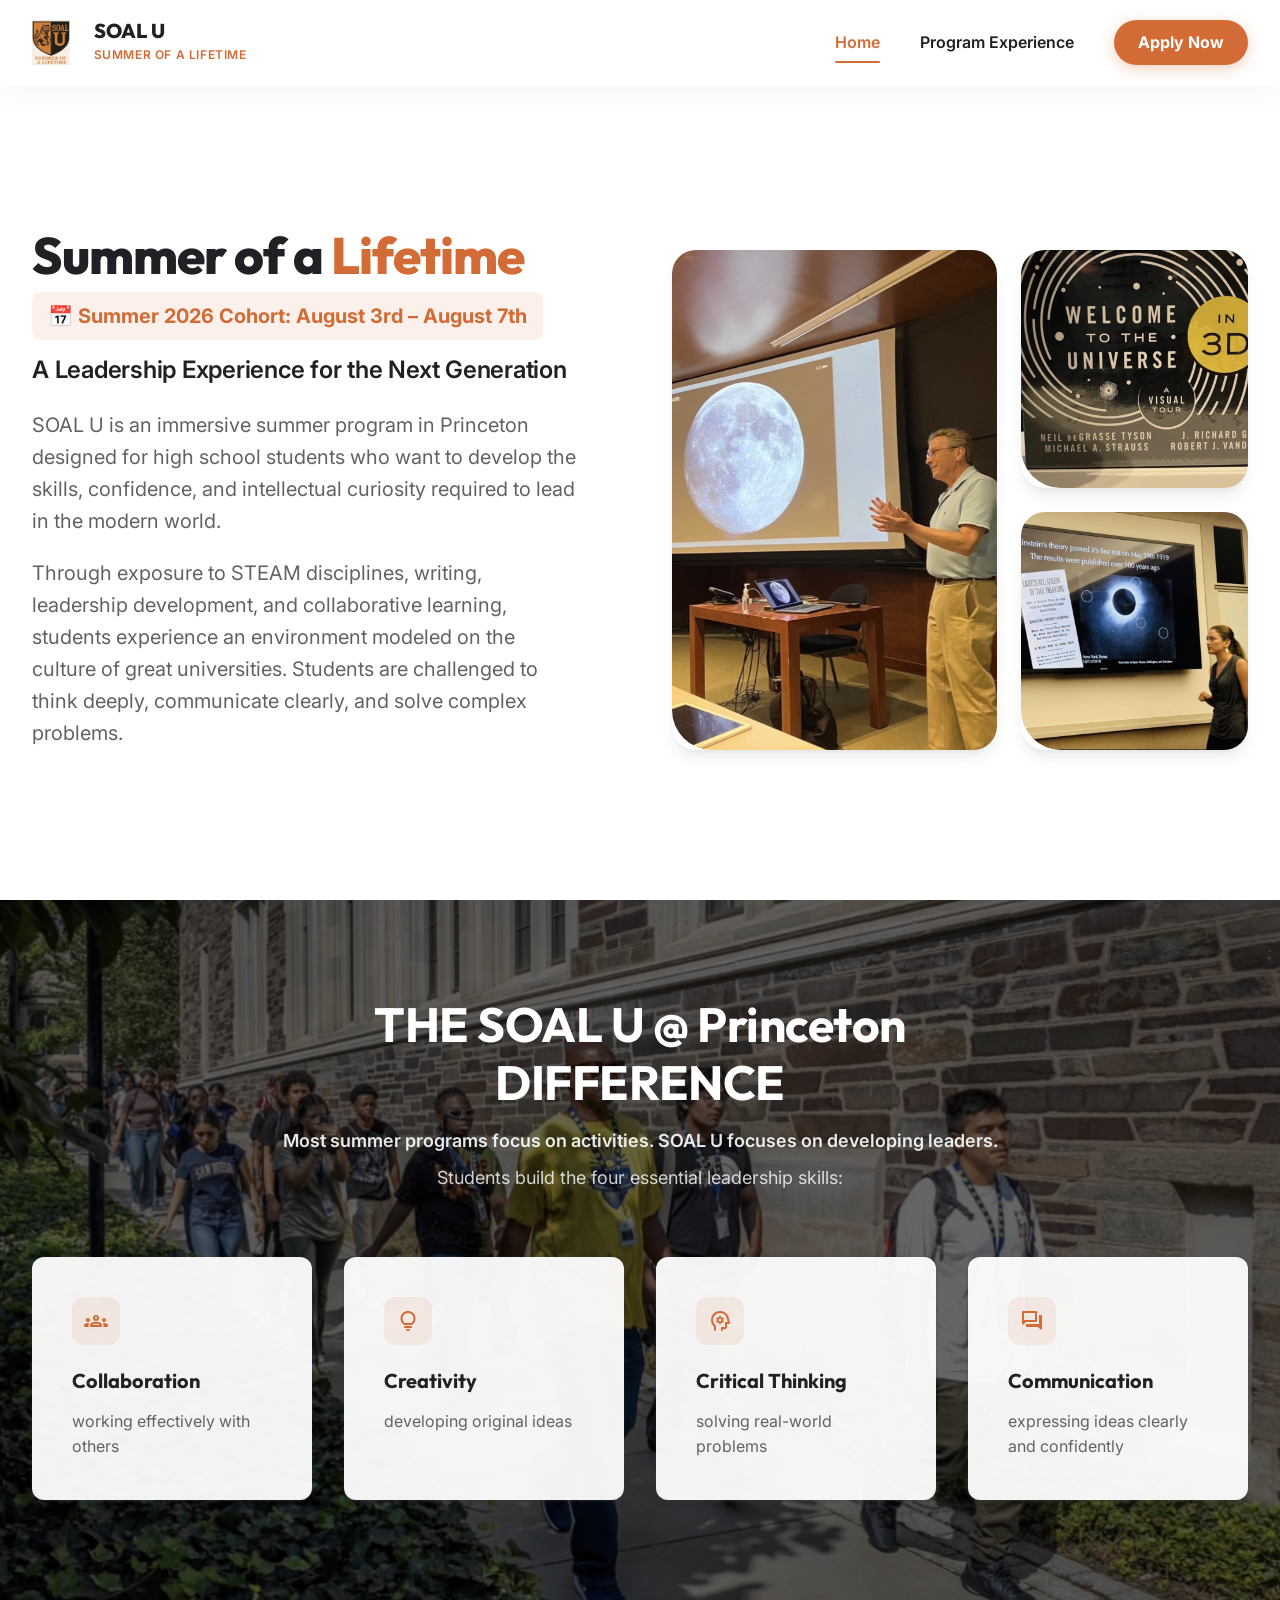
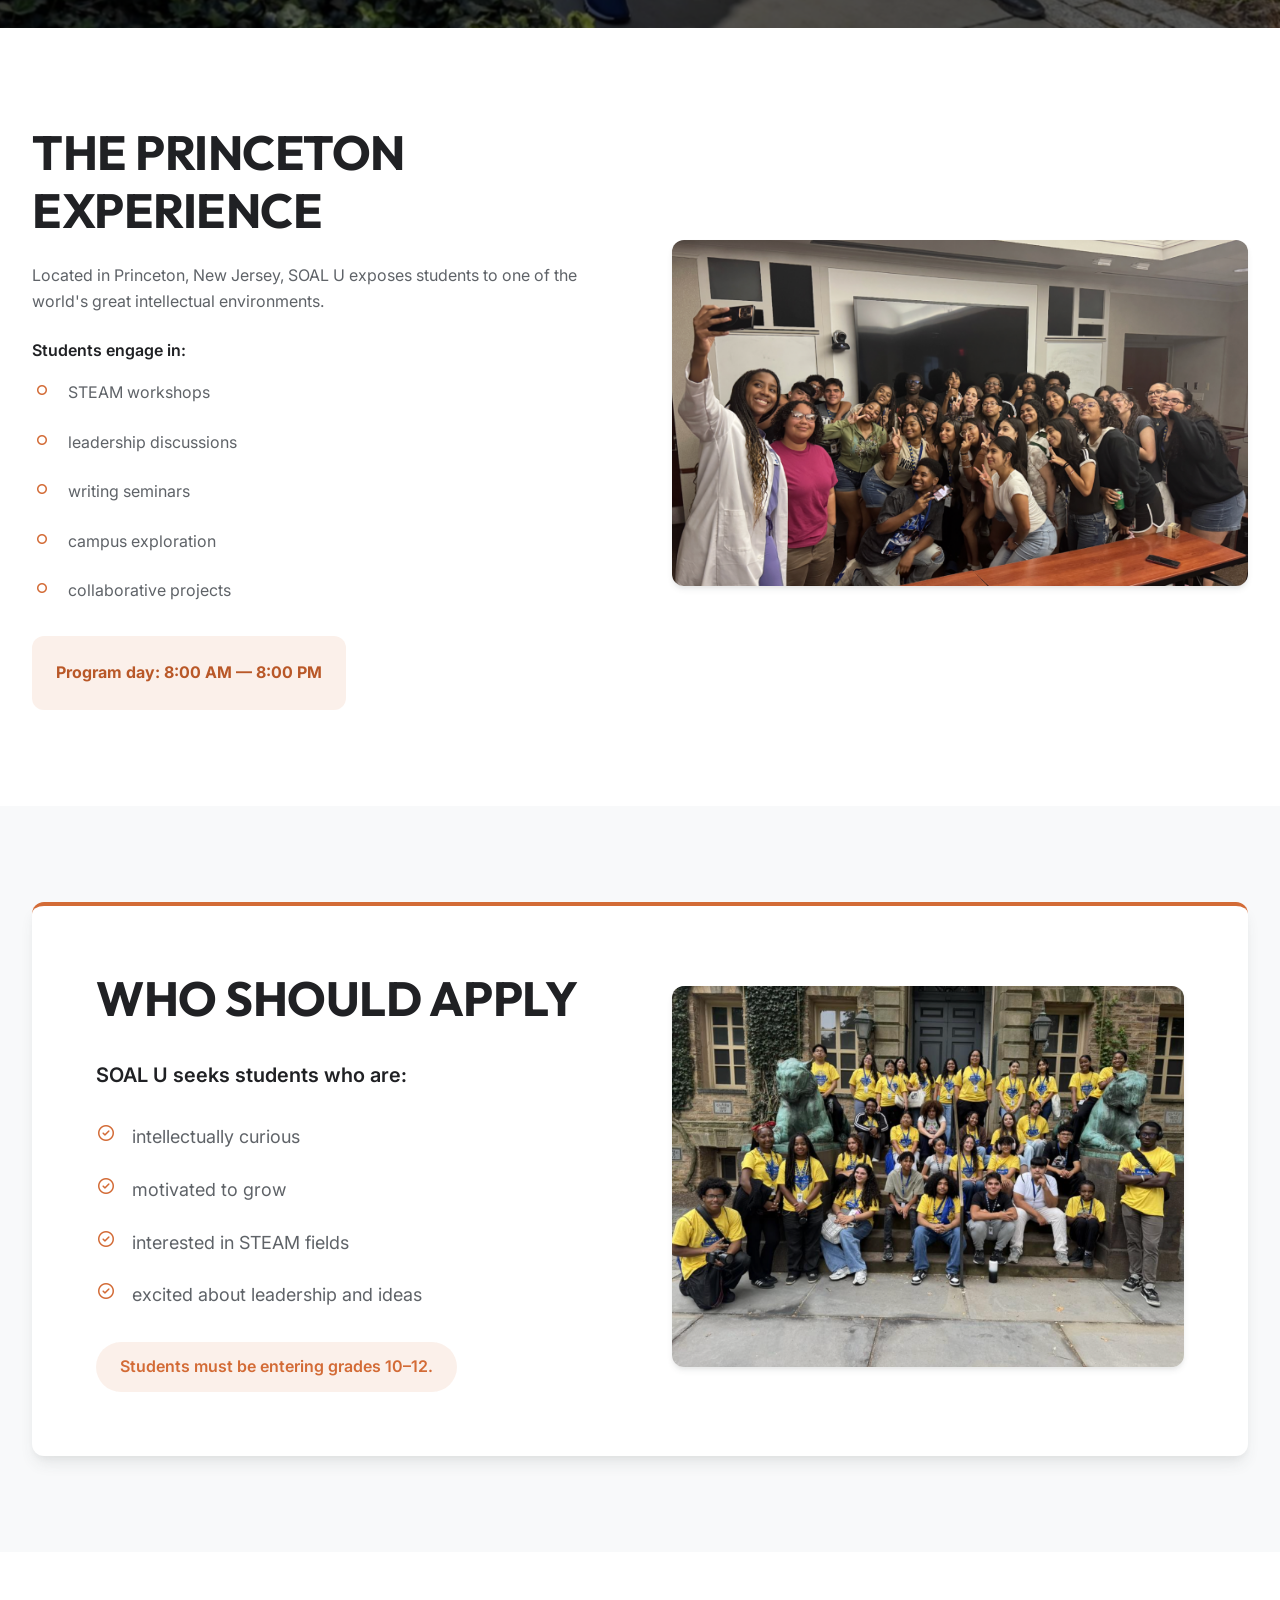
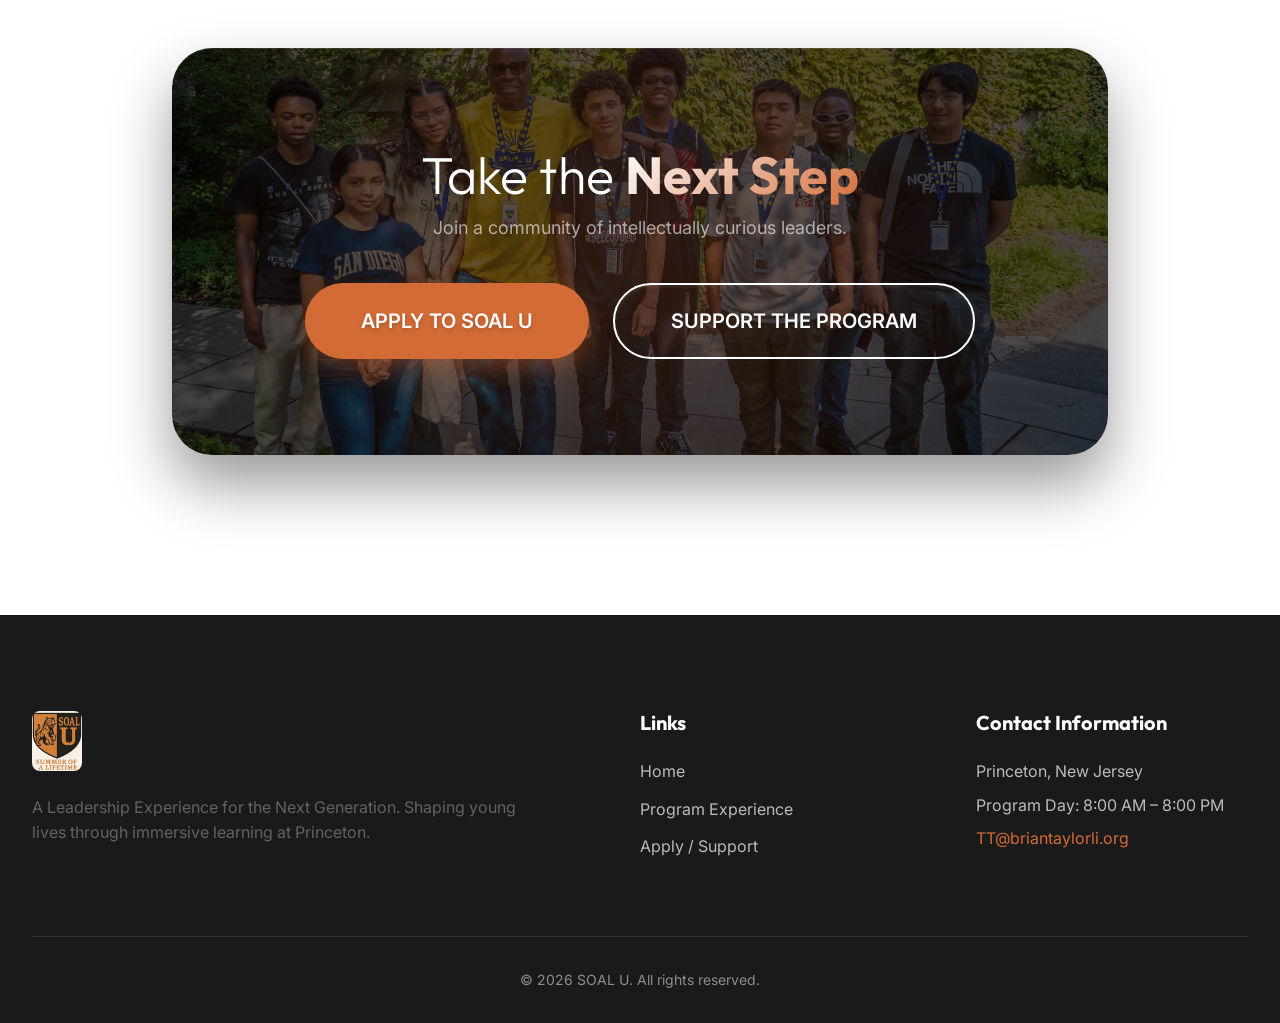
<file: index.html>
<!DOCTYPE html>
<meta name="viewport" content="width=device-width, initial-scale=1.0">
<html lang="en">
<head>
    <meta charset="UTF-8">
    <meta name="viewport" content="width=device-width, initial-scale=1.0">
    <title>SOAL U | Home</title>
    <meta name="description" content="A Leadership Experience for the Next Generation. SOAL U summer program in Princeton.">
    <link rel="icon" type="image/png" href="images/logo.png">
    <!-- Google Fonts: Inter & Outfit -->
    <link rel="preconnect" href="https://fonts.googleapis.com">
    <link rel="preconnect" href="https://fonts.gstatic.com" crossorigin>
    <link href="https://fonts.googleapis.com/css2?family=Inter:wght@300;400;500;600;700&family=Outfit:wght@500;700;800&display=swap" rel="stylesheet">
    <!-- Material Symbols -->
    <link rel="stylesheet" href="https://fonts.googleapis.com/css2?family=Material+Symbols+Rounded:opsz,wght,FILL,GRAD@24,400,0,0" />
    <link rel="stylesheet" href="css/styles.css">
</head>
<body>

    <!-- Navbar -->
    <nav class="navbar">
        <div class="container nav-container">
            <a href="index.html" class="nav-logo" style="text-decoration: none;">
                <img src="images/logo.png" alt="SOAL U Logo">
                <div style="display: flex; flex-direction: column; align-items: flex-start; margin-left: 0.5rem;">
                    <span style="font-size: 1.25rem; font-weight: 800; line-height: 1; color: var(--text-dark);">SOAL U</span>
                    <span style="font-size: 0.75rem; font-weight: 600; font-family: 'Inter', sans-serif; letter-spacing: 0.05em; color: var(--primary); text-transform: uppercase; margin-top: 0.2rem;">Summer of a Lifetime</span>
                </div>
            </a>
            <div class="nav-links">
                <a href="index.html" class="active">Home</a>
                <a href="program-experience.html">Program Experience</a>
                <a href="apply-support.html" class="nav-cta">Apply Now</a>
            </div>
            <button class="mobile-menu-btn">
                <span class="material-symbols-rounded">menu</span>
            </button>
        </div>
    </nav>

    <!-- Hero Section -->
    <section class="hero">
        <div class="container">
            <div class="grid-2" style="align-items: center; gap: 4rem;">
                <div class="hero-content">
                <h1 class="title-xl" style="font-size: clamp(2.5rem, 4vw, 3.5rem); margin-bottom: 0.5rem; line-height: 1.1;">
  <h1 class="title-xl" style="font-size: clamp(2.5rem, 4vw, 3.5rem); margin-bottom: 0.5rem; line-height: 1.1;">
  Summer of a <span style="color: var(--primary)">Lifetime</span>
</h1>

<p style="display: inline-block; background: rgba(211,107,54,0.1); padding: 0.5rem 1rem; border-radius: 8px; font-weight: 700; color: var(--primary); margin-bottom: 1rem;">
  📅 Summer 2026 Cohort: August 3rd – August 7th
</p>
                    <h2 style="font-weight: 600; font-family: 'Inter', sans-serif; font-size: 1.5rem; margin-bottom: 1.5rem; color: var(--text-dark); letter-spacing: -0.01em;">
                        A Leadership Experience for the Next Generation
                    </h2>
                    <div style="font-size: 1.125rem; color: var(--text-light); line-height: 1.6; max-width: 550px;">
                        <p style="margin-bottom: 1.25rem;">SOAL U is an immersive summer program in Princeton designed for high school students who want to develop the skills, confidence, and intellectual curiosity required to lead in the modern world.</p>
                        <p style="margin-bottom: 2rem;">Through exposure to STEAM disciplines, writing, leadership development, and collaborative learning, students experience an environment modeled on the culture of great universities. Students are challenged to think deeply, communicate clearly, and solve complex problems.</p>
                    </div>
                </div>
                
                <div class="hero-image-wrapper" style="width: 100%;">
                    <div class="hero-collage">
                        <div class="hero-img-main"><img src="images/hero-1.png" alt="Hero main"></div>
                        <div class="hero-img-sec"><img src="images/hero-2.png" alt="Hero secondary top"></div>
                        <div class="hero-img-sec"><img src="images/hero-3.png" alt="Hero secondary bottom"></div>
                    </div>
                </div>
            </div>
        </div>
    </section>

    <!-- The Princeton Difference -->
    <section class="section" style="position: relative; overflow: hidden; color: var(--white);">
        <!-- Background Image Map -->
        <div style="position: absolute; top:0; left:0; width: 100%; height: 100%; z-index: 1;">
            <div style="position: absolute; top:0; left:0; width:100%; height:100%; background: rgba(0,0,0,0.6); z-index: 2;"></div>
            <img src="images/princeton-difference.png" alt="The Princeton Difference Background" style="width: 100%; height: 100%; object-fit: cover; z-index: 1;">
        </div>

        <div class="container" style="position: relative; z-index: 5;">
            <div style="text-align: center; max-width: 800px; margin: 0 auto 4rem;">
                <h2 class="title-lg" style="margin-bottom: 1rem; color: var(--white);">THE SOAL U @ Princeton DIFFERENCE</h2>
                <p class="subtitle" style="margin-bottom: 0.5rem; font-weight: 600; color: rgba(255,255,255,0.9);">Most summer programs focus on activities. SOAL U focuses on developing leaders.</p>
                <p class="subtitle" style="color: rgba(255,255,255,0.8);">Students build the four essential leadership skills:</p>
            </div>

            <div class="grid-4" style="margin-bottom: 2rem;">
                <!-- Skill 1 -->
                <div class="feature-card" style="background: rgba(255,255,255,0.95); color: var(--text-dark);">
                    <div class="feature-icon">
                        <span class="material-symbols-rounded">groups</span>
                    </div>
                    <h3 style="color: var(--text-dark);">Collaboration</h3>
                    <p class="text-body" style="color: var(--text-light);">working effectively with others</p>
                </div>
                <!-- Skill 2 -->
                <div class="feature-card" style="background: rgba(255,255,255,0.95); color: var(--text-dark);">
                    <div class="feature-icon">
                        <span class="material-symbols-rounded">lightbulb</span>
                    </div>
                    <h3 style="color: var(--text-dark);">Creativity</h3>
                    <p class="text-body" style="color: var(--text-light);">developing original ideas</p>
                </div>
                <!-- Skill 3 -->
                <div class="feature-card" style="background: rgba(255,255,255,0.95); color: var(--text-dark);">
                    <div class="feature-icon">
                        <span class="material-symbols-rounded">psychology</span>
                    </div>
                    <h3 style="color: var(--text-dark);">Critical Thinking</h3>
                    <p class="text-body" style="color: var(--text-light);">solving real-world problems</p>
                </div>
                <!-- Skill 4 -->
                <div class="feature-card" style="background: rgba(255,255,255,0.95); color: var(--text-dark);">
                    <div class="feature-icon">
                        <span class="material-symbols-rounded">forum</span>
                    </div>
                    <h3 style="color: var(--text-dark);">Communication</h3>
                    <p class="text-body" style="color: var(--text-light);">expressing ideas clearly and confidently</p>
                </div>
            </div>
        </div>
    </section>

    <!-- The Princeton Experience & Who Should Apply -->
    <section class="section">
        <div class="container">
            <div class="grid-2">
                <div>
                    <h2 class="title-lg" style="margin-bottom: 1.5rem;">THE PRINCETON EXPERIENCE</h2>
                    <p class="text-body" style="margin-bottom: 1.5rem;">Located in Princeton, New Jersey, SOAL U exposes students to one of the world's great intellectual environments.</p>
                    
                    <p style="font-weight: 600; margin-bottom: 1rem;">Students engage in:</p>
                    <ul class="component-list" style="margin-bottom: 2rem;">
                        <li class="component-item"><span class="material-symbols-rounded check" style="margin-top:0;">fiber_manual_record</span><div><p class="text-body">STEAM workshops</p></div></li>
                        <li class="component-item"><span class="material-symbols-rounded check" style="margin-top:0;">fiber_manual_record</span><div><p class="text-body">leadership discussions</p></div></li>
                        <li class="component-item"><span class="material-symbols-rounded check" style="margin-top:0;">fiber_manual_record</span><div><p class="text-body">writing seminars</p></div></li>
                        <li class="component-item"><span class="material-symbols-rounded check" style="margin-top:0;">fiber_manual_record</span><div><p class="text-body">campus exploration</p></div></li>
                        <li class="component-item"><span class="material-symbols-rounded check" style="margin-top:0;">fiber_manual_record</span><div><p class="text-body">collaborative projects</p></div></li>
                    </ul>
                    
                    <div style="background: rgba(211, 107, 54, 0.1); padding: 1.5rem; border-radius: 12px; display: inline-block;">
                        <p style="font-weight: 700; color: var(--primary-dark); margin-bottom: 0;">Program day: 8:00 AM — 8:00 PM</p>
                    </div>
                </div>

                <div>
                    <img src="images/princeton-experience.png" alt="The Princeton Experience" style="width: 100%; border-radius: var(--radius); box-shadow: var(--shadow-md);">
                </div>
            </div>
        </div>
    </section>

    <!-- Who Should Apply -->
    <section class="section bg-gray">
        <div class="container">
            <div class="grid-2" style="align-items: center; background: var(--white); padding: 4rem; border-radius: var(--radius); box-shadow: var(--shadow-lg); border-top: 4px solid var(--primary);">
                <div style="text-align: left;">
                    <h2 class="title-lg" style="margin-bottom: 2rem;">WHO SHOULD APPLY</h2>
                    <p style="font-weight: 600; font-size: 1.25rem; margin-bottom: 2rem;">SOAL U seeks students who are:</p>
                    <div style="margin-bottom: 2rem;">
                        <ul class="component-list" style="margin-bottom: 0;">
                            <li class="component-item"><span class="material-symbols-rounded check" style="margin-top:0;">check_circle</span><div><p class="text-body" style="font-size: 1.125rem;">intellectually curious</p></div></li>
                            <li class="component-item"><span class="material-symbols-rounded check" style="margin-top:0;">check_circle</span><div><p class="text-body" style="font-size: 1.125rem;">motivated to grow</p></div></li>
                            <li class="component-item"><span class="material-symbols-rounded check" style="margin-top:0;">check_circle</span><div><p class="text-body" style="font-size: 1.125rem;">interested in STEAM fields</p></div></li>
                            <li class="component-item"><span class="material-symbols-rounded check" style="margin-top:0;">check_circle</span><div><p class="text-body" style="font-size: 1.125rem;">excited about leadership and ideas</p></div></li>
                        </ul>
                    </div>
                    <div style="display: inline-block; padding: 0.75rem 1.5rem; background: rgba(211, 107, 54, 0.1); border-radius: 50px;">
                        <p style="font-weight: 600; color: var(--primary); margin: 0;">Students must be entering grades 10–12.</p>
                    </div>
                </div>
                <div>
                    <img src="images/who-should-apply.png" alt="Who should apply" style="width: 100%; border-radius: var(--radius); box-shadow: var(--shadow-md);">
                </div>
            </div>
        </div>
    </section>

    <!-- Call to Action -->
    <section class="section" style="padding-top: 0; padding-bottom: 6rem;">
        <div class="container text-center" style="text-align: center; max-width: 1000px;">
            <div class="cta-box scroll-reveal" style="background: linear-gradient(rgba(0,0,0,0.7), rgba(0,0,0,0.7)), url('images/take-the-next-step.jpeg'); background-size: cover; background-position: center;">
                <h2>Take the <span style="font-weight: 700; background: linear-gradient(135deg, #fff 0%, var(--primary) 100%); -webkit-background-clip: text; background-clip: text; -webkit-text-fill-color: transparent;">Next Step</span></h2>
                <p class="cta-sub">Join a community of intellectually curious leaders.</p>
                <div style="display: flex; gap: 1.5rem; justify-content: center; flex-wrap: wrap; margin-top: 1rem;">
                    <a href="apply-support.html" class="btn btn-primary" style="font-size: 1.25rem; padding: 1.25rem 3.5rem; box-shadow: 0 10px 25px rgba(211,107,54,0.4); text-shadow: 0 2px 4px rgba(0,0,0,0.2);">APPLY TO SOAL U</a>
                    <a href="apply-support.html#support" class="btn btn-outline-light" style="font-size: 1.25rem; padding: 1.25rem 3.5rem; box-shadow: inset 0 2px 4px rgba(255,255,255,0.1);">SUPPORT THE PROGRAM</a>
                </div>
            </div>
        </div>
    </section>

    <!-- Footer -->
    <footer class="footer">
        <div class="container">
            <div class="footer-grid">
                <div class="footer-col" style="padding-right: 2rem;">
                    <img src="images/logo.png" alt="SOAL U" style="height: 60px; margin-bottom: 1rem; border-radius: 8px;">
                    <p class="text-body">A Leadership Experience for the Next Generation. Shaping young lives through immersive learning at Princeton.</p>
                </div>
                
                <div class="footer-col">
                    <h4>Links</h4>
                    <ul>
                        <li><a href="index.html">Home</a></li>
                        <li><a href="program-experience.html">Program Experience</a></li>
                        <li><a href="apply-support.html">Apply / Support</a></li>
                    </ul>
                </div>
                
                <div class="footer-col">
                    <h4>Contact Information</h4>
                    <p style="color: rgba(255,255,255,0.7); margin-bottom: 0.5rem;">Princeton, New Jersey</p>
                    <p style="color: rgba(255,255,255,0.7); margin-bottom: 0.5rem;">Program Day: 8:00 AM – 8:00 PM</p>
                    <p style="color: rgba(255,255,255,0.7); margin-bottom: 0.5rem;"><a href="mailto:TT@briantaylorli.org" style="color: var(--primary);">TT@briantaylorli.org</a></p>
                </div>
            </div>
            
            <div class="copyright">
                &copy; 2026 SOAL U. All rights reserved.
            </div>
        </div>
    </footer>

    <script src="js/main.js"></script>
</body>
</html>
</file>
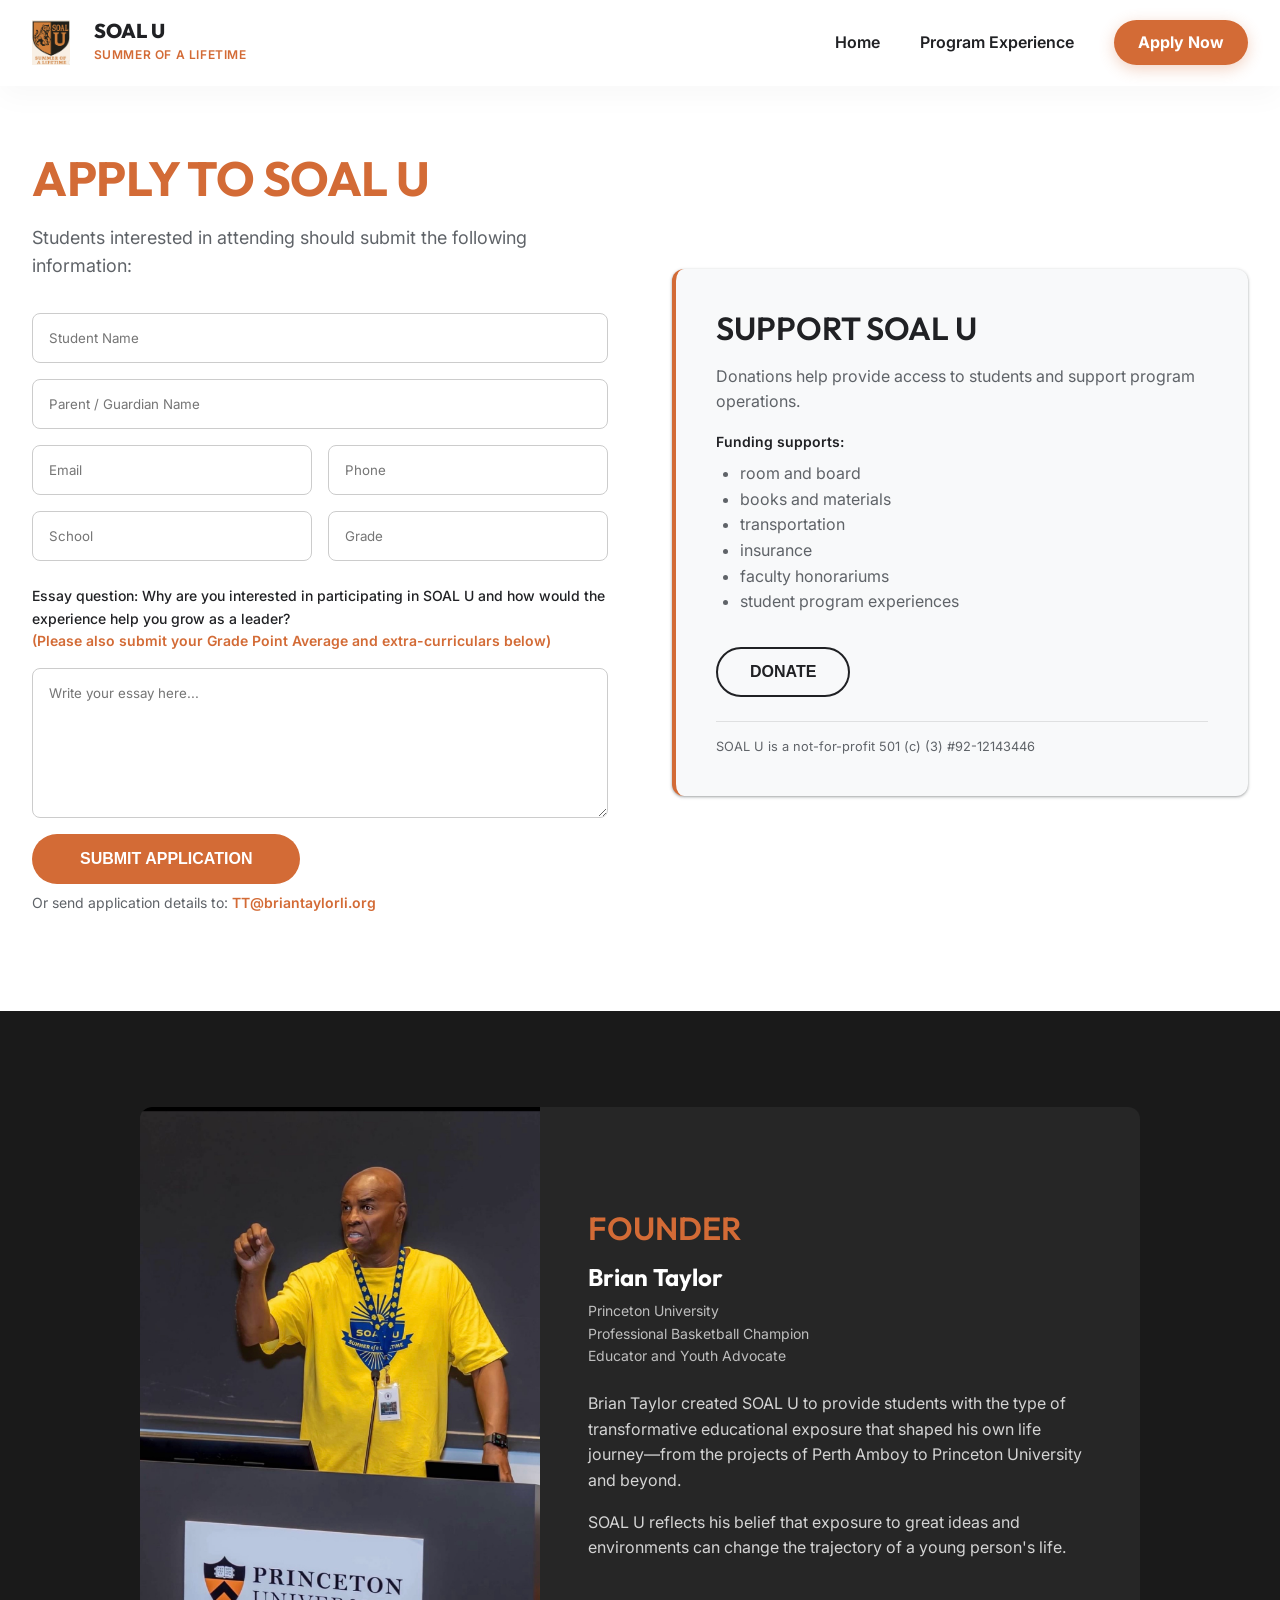
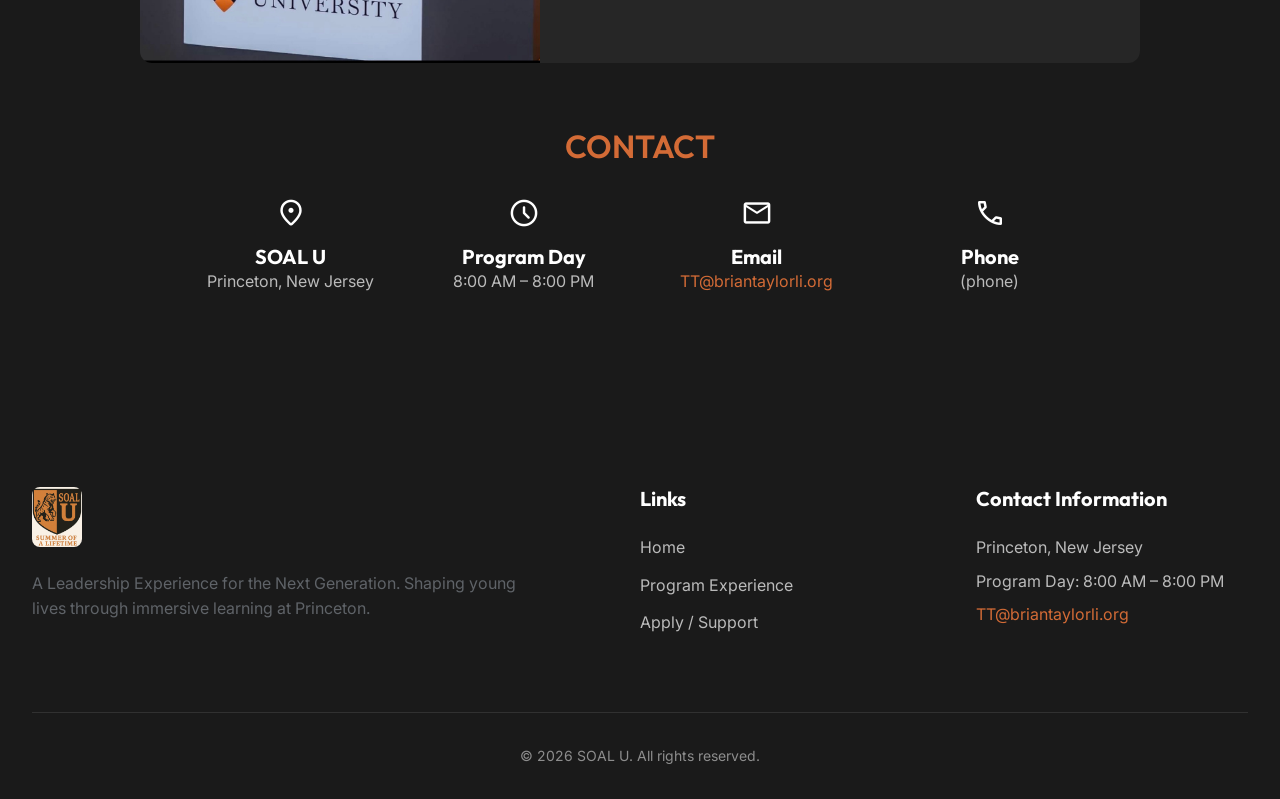
<file: apply-support.html>
<!DOCTYPE html>
<html lang="en">
<head>
    <meta charset="UTF-8">
    <meta name="viewport" content="width=device-width, initial-scale=1.0">
    <title>SOAL U | Apply & Support</title>
    <meta name="description" content="Apply to SOAL U or Support our Program.">
    <link rel="icon" type="image/png" href="images/logo.png">
    <!-- Google Fonts: Inter & Outfit -->
    <link rel="preconnect" href="https://fonts.googleapis.com">
    <link rel="preconnect" href="https://fonts.gstatic.com" crossorigin>
    <link href="https://fonts.googleapis.com/css2?family=Inter:wght@300;400;500;600;700&family=Outfit:wght@500;700;800&display=swap" rel="stylesheet">
    <!-- Material Symbols -->
    <link rel="stylesheet" href="https://fonts.googleapis.com/css2?family=Material+Symbols+Rounded:opsz,wght,FILL,GRAD@24,400,0,0" />
    <link rel="stylesheet" href="css/styles.css">
</head>
<body>

    <!-- Navbar -->
    <nav class="navbar">
        <div class="container nav-container">
            <a href="index.html" class="nav-logo" style="text-decoration: none;">
                <img src="images/logo.png" alt="SOAL U Logo">
                <div style="display: flex; flex-direction: column; align-items: flex-start; margin-left: 0.5rem;">
                    <span style="font-size: 1.25rem; font-weight: 800; line-height: 1; color: var(--text-dark);">SOAL U</span>
                    <span style="font-size: 0.75rem; font-weight: 600; font-family: 'Inter', sans-serif; letter-spacing: 0.05em; color: var(--primary); text-transform: uppercase; margin-top: 0.2rem;">Summer of a Lifetime</span>
                </div>
            </a>
            <div class="nav-links">
                <a href="index.html">Home</a>
                <a href="program-experience.html">Program Experience</a>
                <a href="apply-support.html" class="nav-cta">Apply Now</a>
            </div>
            <button class="mobile-menu-btn">
                <span class="material-symbols-rounded">menu</span>
            </button>
        </div>
    </nav>

    <!-- Header Section -->
    <section class="section" style="padding-top: 150px; background-color: var(--white);">
        <div class="container">
            <div class="grid-2">
                <!-- Apply Form -->
                <div>
                    <h1 class="title-lg" style="margin-bottom: 1rem; color: var(--primary);">APPLY TO SOAL U</h1>
                    <p class="subtitle" style="margin-bottom: 2rem;">Students interested in attending should submit the following information:</p>
                    
                    <form action="https://formspree.io/f/xdaprrzp" method="POST" style="display: flex; flex-direction: column; gap: 1rem;">
                        <input type="text" name="Student Name" placeholder="Student Name" required style="padding: 1rem; border-radius: 8px; border: 1px solid #ccc; font-family: inherit;">
                        <input type="text" name="Parent / Guardian Name" placeholder="Parent / Guardian Name" required style="padding: 1rem; border-radius: 8px; border: 1px solid #ccc; font-family: inherit;">
                        <div style="display: grid; grid-template-columns: 1fr 1fr; gap: 1rem;">
                            <input type="email" name="Email" placeholder="Email" required style="padding: 1rem; border-radius: 8px; border: 1px solid #ccc; font-family: inherit;">
                            <input type="tel" name="Phone" placeholder="Phone" required style="padding: 1rem; border-radius: 8px; border: 1px solid #ccc; font-family: inherit;">
                        </div>
                        <div style="display: grid; grid-template-columns: 1fr 1fr; gap: 1rem;">
                            <input type="text" name="School" placeholder="School" required style="padding: 1rem; border-radius: 8px; border: 1px solid #ccc; font-family: inherit;">
                            <input type="text" name="Grade" placeholder="Grade" required style="padding: 1rem; border-radius: 8px; border: 1px solid #ccc; font-family: inherit;">
                        </div>
                        <label for="essay" style="font-weight: 500; font-size: 0.875rem; color: var(--text-dark); margin-top: 0.5rem;">Essay question: Why are you interested in participating in SOAL U and how would the experience help you grow as a leader? <br><span style="color: var(--primary); font-weight: 600;">(Please also submit your Grade Point Average and extra-curriculars below)</span></label>
                        <textarea id="essay" name="Essay question" placeholder="Write your essay here..." required style="padding: 1rem; border-radius: 8px; border: 1px solid #ccc; font-family: inherit; min-height: 150px;"></textarea>
                        
                        <div style="display: flex; flex-direction: column; gap: 0.5rem;">
                            <button type="submit" class="btn btn-primary" style="width: fit-content; padding: 1rem 3rem;">SUBMIT APPLICATION</button>
                            <p style="font-size: 0.875rem; color: var(--text-light);">Or send application details to: <a href="mailto:TT@briantaylorli.org" style="color: var(--primary); font-weight: 600;">TT@briantaylorli.org</a></p>
                        </div>
                    </form>
                </div>

                <!-- Support Section -->
                <div>
                    <div id="support" style="background: var(--bg-gray); padding: 2.5rem; border-radius: var(--radius); border-left: 4px solid var(--primary); box-shadow: var(--shadow-sm); position: sticky; top: 100px;">
                        <h2 class="title-md" style="margin-bottom: 1rem;">SUPPORT SOAL U</h2>
                        <p class="text-body" style="margin-bottom: 1rem;">Donations help provide access to students and support program operations.</p>
                        <p style="font-weight: 600; margin-bottom: 0.5rem; font-size: 0.875rem;">Funding supports:</p>
                        <ul style="list-style: disc; padding-left: 1.5rem; margin-bottom: 2rem; color: var(--text-light);">
                            <li>room and board</li>
                            <li>books and materials</li>
                            <li>transportation</li>
                            <li>insurance</li>
                            <li>faculty honorariums</li>
                            <li>student program experiences</li>
                        </ul>
                        <button class="btn btn-outline" onclick="alert('Donation window opened!')" style="margin-bottom: 1.5rem;">DONATE</button>
                        <div style="padding-top: 1rem; border-top: 1px solid rgba(0,0,0,0.1); font-size: 0.8rem; color: var(--text-light); line-height: 1.4;">
                            SOAL U is a not-for-profit 501 (c) (3) #92-12143446
                        </div>
                    </div>
                </div>
            </div>
        </div>
    </section>

    <!-- Founder Section -->
    <section class="section bg-dark text-white" style="padding-bottom: 2rem;">
        <div class="container">
            <div class="founder-card" style="background: rgba(255,255,255,0.05); border-radius: var(--radius); display: flex; overflow: hidden; align-items: stretch; max-width: 1000px; margin: 0 auto;">
                <div class="founder-photo-col" style="width: 40%;">
                   <img src="images/founder.jpeg" alt="Brian Taylor, Founder" style="width: 100%; height: auto; object-fit: contain; display: block;">
                </div>
                <div class="founder-text-col" style="padding: 3rem; width: 60%; display: flex; flex-direction: column; justify-content: center;">
                    <h2 class="title-md" style="margin-bottom: 1rem; color: var(--primary);">FOUNDER</h2>
                    <h3 style="color: var(--white); font-size: 1.5rem; margin-bottom: 0.5rem; font-family: 'Outfit', sans-serif;">Brian Taylor</h3>
                    <ul style="list-style: none; margin-bottom: 1.5rem; color: rgba(255,255,255,0.7); font-size: 0.875rem;" class="component-list">
                        <li>Princeton University</li>
                        <li>Professional Basketball Champion</li>
                        <li>Educator and Youth Advocate</li>
                    </ul>
                    <p style="color: rgba(255,255,255,0.8); margin-bottom: 1rem;">Brian Taylor created SOAL U to provide students with the type of transformative educational exposure that shaped his own life journey—from the projects of Perth Amboy to Princeton University and beyond.</p>
                    <p style="color: rgba(255,255,255,0.8);">SOAL U reflects his belief that exposure to great ideas and environments can change the trajectory of a young person's life.</p>
                </div>
            </div>
        </div>
    </section>

    <!-- Contact Section -->
    <section class="section bg-dark text-white" style="padding-top: 2rem;">
        <div class="container" style="text-align: center;">
            <h2 class="title-md" style="margin-bottom: 2rem; color: var(--primary);">CONTACT</h2>
            <div class="grid-4" style="text-align: center; max-width: 900px; margin: 0 auto;">
                <div>
                    <span class="material-symbols-rounded" style="color: var(--white); font-size: 2rem; margin-bottom: 1rem;">location_on</span>
                    <h4 style="color: var(--white); font-size: 1.25rem;">SOAL U</h4>
                    <p style="color: rgba(255,255,255,0.7);">Princeton, New Jersey</p>
                </div>
                <div>
                    <span class="material-symbols-rounded" style="color: var(--white); font-size: 2rem; margin-bottom: 1rem;">schedule</span>
                    <h4 style="color: var(--white); font-size: 1.25rem;">Program Day</h4>
                    <p style="color: rgba(255,255,255,0.7);">8:00 AM – 8:00 PM</p>
                </div>
                <div>
                    <span class="material-symbols-rounded" style="color: var(--white); font-size: 2rem; margin-bottom: 1rem;">mail</span>
                    <h4 style="color: var(--white); font-size: 1.25rem;">Email</h4>
                    <p style="color: rgba(255,255,255,0.7);"><a href="mailto:TT@briantaylorli.org" style="color: var(--primary);">TT@briantaylorli.org</a></p>
                </div>
                <div>
                    <span class="material-symbols-rounded" style="color: var(--white); font-size: 2rem; margin-bottom: 1rem;">phone</span>
                    <h4 style="color: var(--white); font-size: 1.25rem;">Phone</h4>
                    <p style="color: rgba(255,255,255,0.7);">(phone)</p>
                </div>
            </div>
        </div>
    </section>

    <!-- Footer -->
    <footer class="footer" style="margin-top: 0;">
        <div class="container">
            <div class="footer-grid">
                <div class="footer-col" style="padding-right: 2rem;">
                    <img src="images/logo.png" alt="SOAL U" style="height: 60px; margin-bottom: 1rem; border-radius: 8px;">
                    <p class="text-body">A Leadership Experience for the Next Generation. Shaping young lives through immersive learning at Princeton.</p>
                </div>
                
                <div class="footer-col">
                    <h4>Links</h4>
                    <ul>
                        <li><a href="index.html">Home</a></li>
                        <li><a href="program-experience.html">Program Experience</a></li>
                        <li><a href="apply-support.html">Apply / Support</a></li>
                    </ul>
                </div>
                
                <div class="footer-col">
                    <h4>Contact Information</h4>
                    <p style="color: rgba(255,255,255,0.7); margin-bottom: 0.5rem;">Princeton, New Jersey</p>
                    <p style="color: rgba(255,255,255,0.7); margin-bottom: 0.5rem;">Program Day: 8:00 AM – 8:00 PM</p>
                    <p style="color: rgba(255,255,255,0.7); margin-bottom: 0.5rem;"><a href="mailto:TT@briantaylorli.org" style="color: var(--primary);">TT@briantaylorli.org</a></p>
                </div>
            </div>
            
            <div class="copyright">
                &copy; 2026 SOAL U. All rights reserved.
            </div>
        </div>
    </footer>

    <script src="js/main.js"></script>
</body>
</html>
</file>
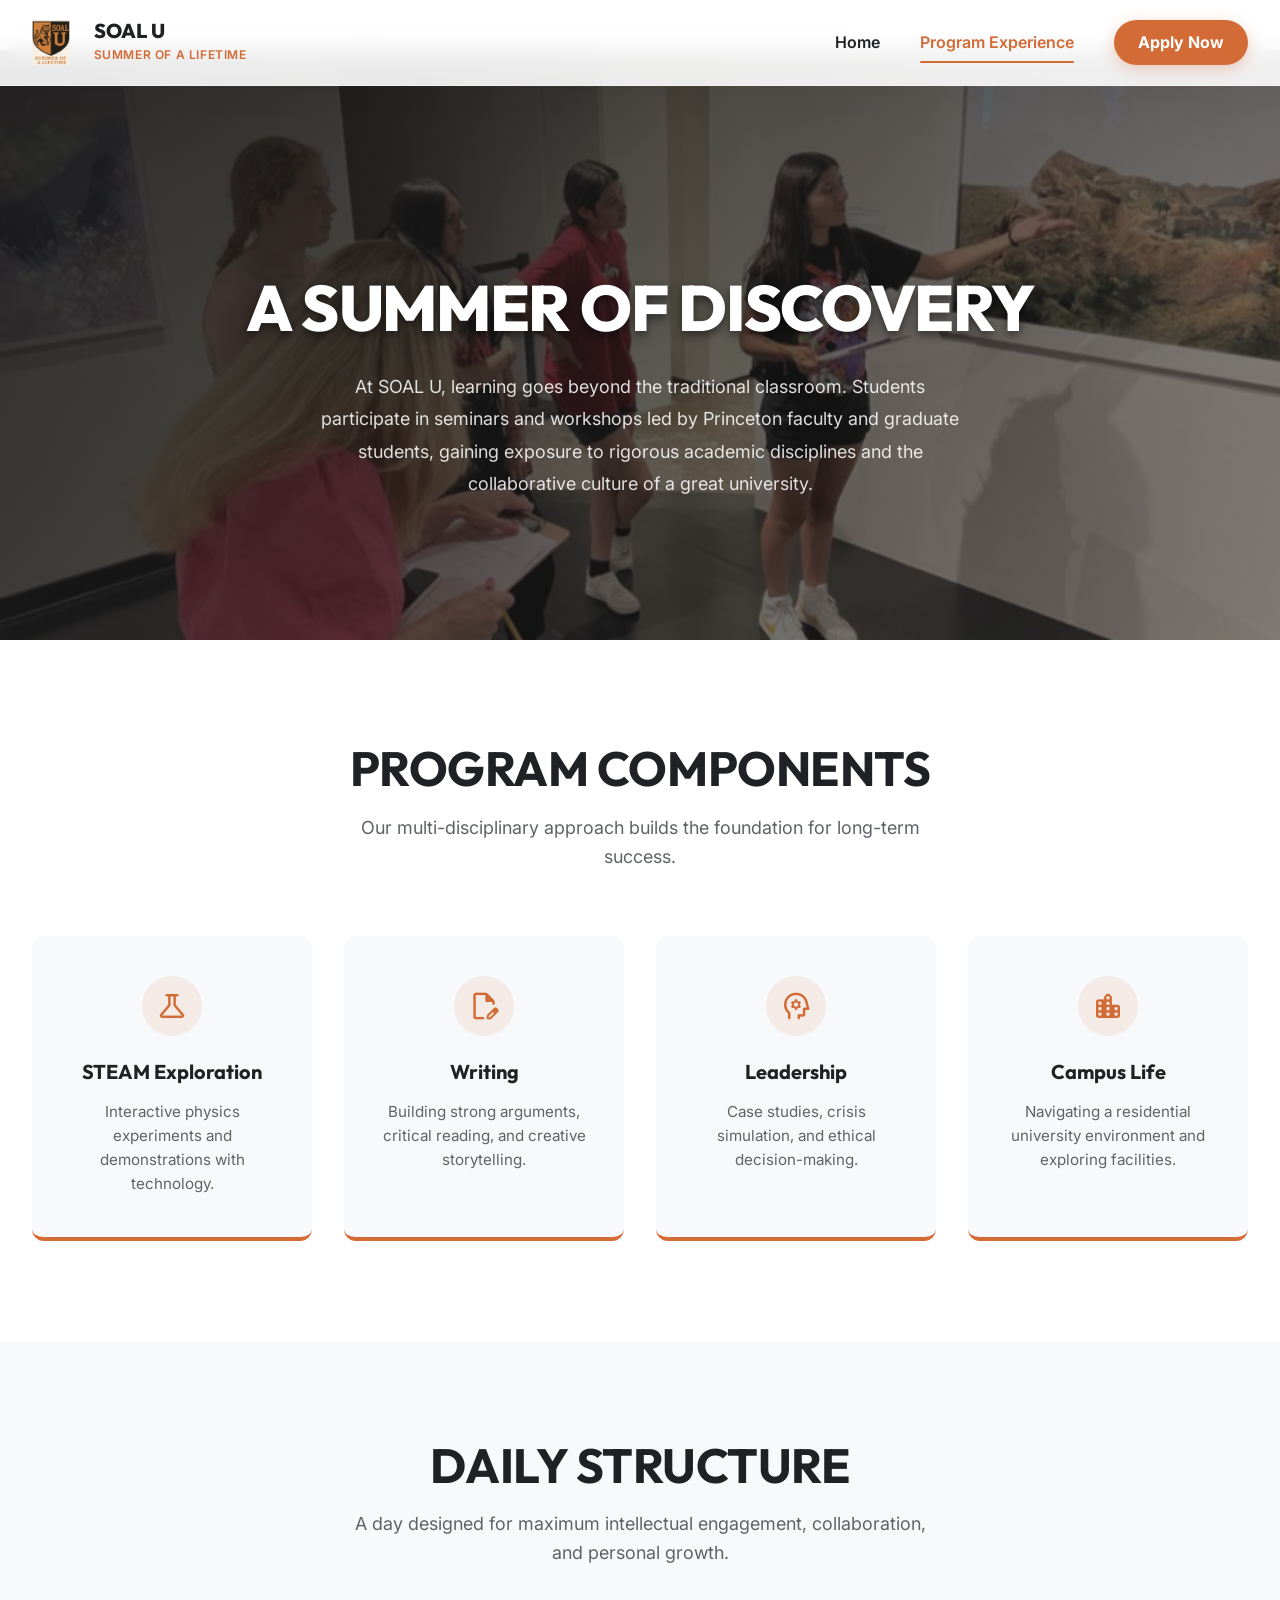
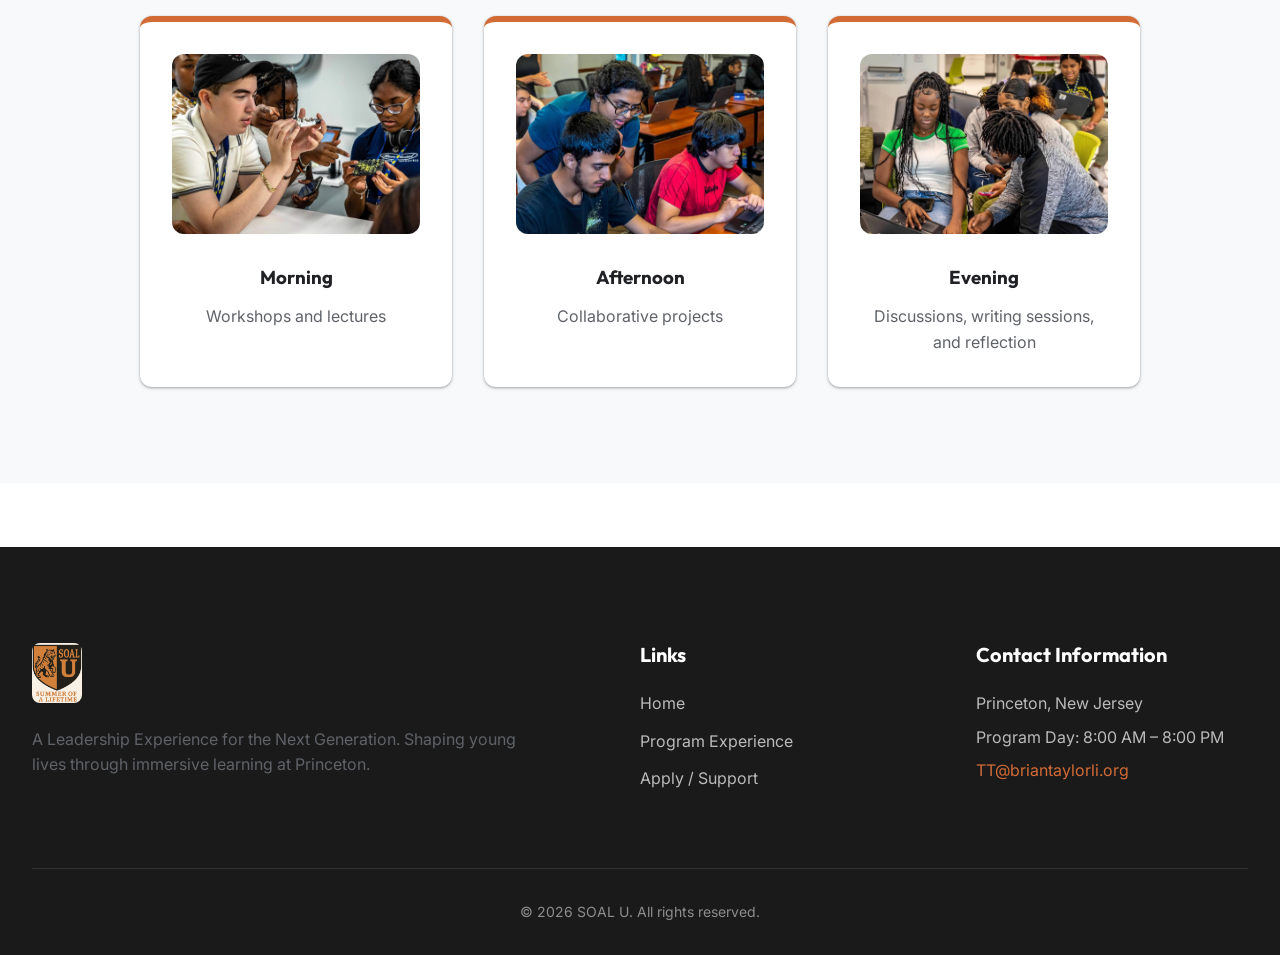
<file: program-experience.html>
<!DOCTYPE html>
<html lang="en">
<head>
    <meta charset="UTF-8">
    <meta name="viewport" content="width=device-width, initial-scale=1.0">
    <title>SOAL U | Program Experience</title>
    <meta name="description" content="A Summer of Discovery at SOAL U.">
    <link rel="icon" type="image/png" href="images/logo.png">
    <!-- Google Fonts: Inter & Outfit -->
    <link rel="preconnect" href="https://fonts.googleapis.com">
    <link rel="preconnect" href="https://fonts.gstatic.com" crossorigin>
    <link href="https://fonts.googleapis.com/css2?family=Inter:wght@300;400;500;600;700&family=Outfit:wght@500;700;800&display=swap" rel="stylesheet">
    <!-- Material Symbols -->
    <link rel="stylesheet" href="https://fonts.googleapis.com/css2?family=Material+Symbols+Rounded:opsz,wght,FILL,GRAD@24,400,0,0" />
    <link rel="stylesheet" href="css/styles.css">
</head>
<body>

    <!-- Navbar -->
    <nav class="navbar">
        <div class="container nav-container">
            <a href="index.html" class="nav-logo" style="text-decoration: none;">
                <img src="images/logo.png" alt="SOAL U Logo">
                <div style="display: flex; flex-direction: column; align-items: flex-start; margin-left: 0.5rem;">
                    <span style="font-size: 1.25rem; font-weight: 800; line-height: 1; color: var(--text-dark);">SOAL U</span>
                    <span style="font-size: 0.75rem; font-weight: 600; font-family: 'Inter', sans-serif; letter-spacing: 0.05em; color: var(--primary); text-transform: uppercase; margin-top: 0.2rem;">Summer of a Lifetime</span>
                </div>
            </a>
            <div class="nav-links">
                <a href="index.html">Home</a>
                <a href="program-experience.html" class="active">Program Experience</a>
                <a href="apply-support.html" class="nav-cta">Apply Now</a>
            </div>
            <button class="mobile-menu-btn">
                <span class="material-symbols-rounded">menu</span>
            </button>
        </div>
    </nav>

    <!-- Header Banner Section -->
    <section class="section" style="position: relative; overflow: hidden; padding: 220px 0 140px; margin-top: 50px;">
        <div style="position: absolute; top:0; left:0; width: 100%; height: 100%; z-index: 1;">
            <div style="position: absolute; top:0; left:0; width:100%; height:100%; background: linear-gradient(135deg, rgba(26,26,26,0.95) 0%, rgba(26,26,26,0.5) 100%); z-index: 2;"></div>
            <img src="images/summer-of-discovery.png" alt="A Summer of Discovery" style="width: 100%; height: 100%; object-fit: cover; object-position: center; z-index: 1;">
        </div>

        <div class="container" style="position: relative; z-index: 5;">
            <div style="max-width: 800px; margin: 0 auto; text-align: center;">
                <h1 class="title-xl" style="margin-bottom: 1.5rem; color: var(--white); text-shadow: 0 4px 10px rgba(0,0,0,0.5);">A SUMMER OF DISCOVERY</h1>
                <p style="font-size: 1.125rem; color: rgba(255,255,255,0.85); line-height: 1.8; max-width: 650px; margin: 0 auto;">At SOAL U, learning goes beyond the traditional classroom. Students participate in seminars and workshops led by Princeton faculty and graduate students, gaining exposure to rigorous academic disciplines and the collaborative culture of a great university.</p>
            </div>
        </div>
    </section>

    <!-- Program Components -->
    <section class="section" style="padding-top: 100px; padding-bottom: 100px;">
        <div class="container">
            <div style="text-align: center; margin-bottom: 4rem;">
                <h2 class="title-lg" style="margin-bottom: 1rem;">PROGRAM COMPONENTS</h2>
                <p class="subtitle" style="max-width: 600px; margin: 0 auto;">Our multi-disciplinary approach builds the foundation for long-term success.</p>
            </div>
            
            <div class="grid-4">
                <!-- STEAM -->
                <div style="background: var(--bg-gray); padding: 2.5rem 2rem; border-radius: var(--radius); text-align: center; border-bottom: 4px solid var(--primary);">
                    <div style="width: 60px; height: 60px; background: rgba(211,107,54,0.1); color: var(--primary); display: flex; align-items: center; justify-content: center; border-radius: 50%; margin: 0 auto 1.5rem;">
                        <span class="material-symbols-rounded" style="font-size: 2rem;">science</span>
                    </div>
                    <h3 style="margin-bottom: 1rem; font-size: 1.25rem;">STEAM Exploration</h3>
                    <p class="text-body" style="font-size: 0.95rem;">Interactive physics experiments and demonstrations with technology.</p>
                </div>
                
                <!-- Writing -->
                <div style="background: var(--bg-gray); padding: 2.5rem 2rem; border-radius: var(--radius); text-align: center; border-bottom: 4px solid var(--primary);">
                    <div style="width: 60px; height: 60px; background: rgba(211,107,54,0.1); color: var(--primary); display: flex; align-items: center; justify-content: center; border-radius: 50%; margin: 0 auto 1.5rem;">
                        <span class="material-symbols-rounded" style="font-size: 2rem;">edit_document</span>
                    </div>
                    <h3 style="margin-bottom: 1rem; font-size: 1.25rem;">Writing</h3>
                    <p class="text-body" style="font-size: 0.95rem;">Building strong arguments, critical reading, and creative storytelling.</p>
                </div>
                
                <!-- Leadership -->
                <div style="background: var(--bg-gray); padding: 2.5rem 2rem; border-radius: var(--radius); text-align: center; border-bottom: 4px solid var(--primary);">
                    <div style="width: 60px; height: 60px; background: rgba(211,107,54,0.1); color: var(--primary); display: flex; align-items: center; justify-content: center; border-radius: 50%; margin: 0 auto 1.5rem;">
                        <span class="material-symbols-rounded" style="font-size: 2rem;">psychology</span>
                    </div>
                    <h3 style="margin-bottom: 1rem; font-size: 1.25rem;">Leadership</h3>
                    <p class="text-body" style="font-size: 0.95rem;">Case studies, crisis simulation, and ethical decision-making.</p>
                </div>
                
                <!-- Campus Life -->
                <div style="background: var(--bg-gray); padding: 2.5rem 2rem; border-radius: var(--radius); text-align: center; border-bottom: 4px solid var(--primary);">
                    <div style="width: 60px; height: 60px; background: rgba(211,107,54,0.1); color: var(--primary); display: flex; align-items: center; justify-content: center; border-radius: 50%; margin: 0 auto 1.5rem;">
                        <span class="material-symbols-rounded" style="font-size: 2rem;">location_city</span>
                    </div>
                    <h3 style="margin-bottom: 1rem; font-size: 1.25rem;">Campus Life</h3>
                    <p class="text-body" style="font-size: 0.95rem;">Navigating a residential university environment and exploring facilities.</p>
                </div>
            </div>
        </div>
    </section>

    <!-- Daily Structure (Simple Timeline) -->
    <section class="section bg-gray">
        <div class="container">
            <div style="text-align: center; margin-bottom: 3rem;">
                <h2 class="title-lg" style="margin-bottom: 1rem;">DAILY STRUCTURE</h2>
                <p class="subtitle" style="max-width: 600px; margin: 0 auto;">A day designed for maximum intellectual engagement, collaboration, and personal growth.</p>
            </div>
            
            <div class="grid-3" style="max-width: 1000px; margin: 0 auto;">
                <div style="background: var(--white); padding: 2rem; border-radius: var(--radius); text-align: center; border-top: 6px solid var(--primary); box-shadow: var(--shadow-sm);">
                    <img src="images/daily-structure-1.png" alt="Morning" style="width: 100%; border-radius: 12px; margin-bottom: 1.5rem; height: 180px; object-fit: cover;">
                    <h3 style="margin-bottom: 1rem;">Morning</h3>
                    <p class="text-body">Workshops and lectures</p>
                </div>

                <div style="background: var(--white); padding: 2rem; border-radius: var(--radius); text-align: center; border-top: 6px solid var(--primary); box-shadow: var(--shadow-sm);">
                    <img src="images/daily-structure-2.png" alt="Afternoon" style="width: 100%; border-radius: 12px; margin-bottom: 1.5rem; height: 180px; object-fit: cover;">
                    <h3 style="margin-bottom: 1rem;">Afternoon</h3>
                    <p class="text-body">Collaborative projects</p>
                </div>

                <div style="background: var(--white); padding: 2rem; border-radius: var(--radius); text-align: center; border-top: 6px solid var(--primary); box-shadow: var(--shadow-sm);">
                    <img src="images/daily-structure-3.png" alt="Evening" style="width: 100%; border-radius: 12px; margin-bottom: 1.5rem; height: 180px; object-fit: cover;">
                    <h3 style="margin-bottom: 1rem;">Evening</h3>
                    <p class="text-body">Discussions, writing sessions, and reflection</p>
                </div>
            </div>
        </div>
    </section>

    <!-- Footer -->
    <footer class="footer">
        <div class="container">
            <div class="footer-grid">
                <div class="footer-col" style="padding-right: 2rem;">
                    <img src="images/logo.png" alt="SOAL U" style="height: 60px; margin-bottom: 1rem; border-radius: 8px;">
                    <p class="text-body">A Leadership Experience for the Next Generation. Shaping young lives through immersive learning at Princeton.</p>
                </div>
                
                <div class="footer-col">
                    <h4>Links</h4>
                    <ul>
                        <li><a href="index.html">Home</a></li>
                        <li><a href="program-experience.html">Program Experience</a></li>
                        <li><a href="apply-support.html">Apply / Support</a></li>
                    </ul>
                </div>
                
                <div class="footer-col">
                    <h4>Contact Information</h4>
                    <p style="color: rgba(255,255,255,0.7); margin-bottom: 0.5rem;">Princeton, New Jersey</p>
                    <p style="color: rgba(255,255,255,0.7); margin-bottom: 0.5rem;">Program Day: 8:00 AM – 8:00 PM</p>
                    <p style="color: rgba(255,255,255,0.7); margin-bottom: 0.5rem;"><a href="mailto:TT@briantaylorli.org" style="color: var(--primary);">TT@briantaylorli.org</a></p>
                </div>
            </div>
            
            <div class="copyright">
                &copy; 2026 SOAL U. All rights reserved.
            </div>
        </div>
    </footer>

    <script src="js/main.js"></script>
</body>
</html>
</file>
<file: css/styles.css>
@import url('https://fonts.googleapis.com/css2?family=Inter:wght@300;400;500;600;700&family=Outfit:wght@500;700;800&display=swap');

:root {
  --primary: #D36B36; /* Derived from logo */
  --primary-dark: #B95828;
  --text-dark: #202124;
  --text-light: #5F6368;
  --bg-light: #FFFFFF;
  --bg-gray: #F8F9FA;
  --bg-dark: #1A1A1A;
  --white: #FFFFFF;
  --shadow-sm: 0 1px 2px 0 rgba(60,64,67,0.3), 0 1px 3px 1px rgba(60,64,67,0.15);
  --shadow-md: 0 4px 6px -1px rgba(60,64,67,0.1), 0 2px 4px -1px rgba(60,64,67,0.06);
  --shadow-lg: 0 10px 15px -3px rgba(60,64,67,0.1), 0 4px 6px -2px rgba(60,64,67,0.05);
  --transition: all 0.3s cubic-bezier(0.4, 0, 0.2, 1);
  --radius: 12px;
}

* {
  margin: 0;
  padding: 0;
  box-sizing: border-box;
}

html {
  scroll-behavior: smooth;
}

body {
  font-family: 'Inter', sans-serif;
  color: var(--text-dark);
  line-height: 1.6;
  background-color: var(--bg-light);
  overflow-x: hidden;
}

h1, h2, h3, h4, h5, h6 {
  font-family: 'Outfit', sans-serif;
  color: var(--text-dark);
  line-height: 1.2;
}

a {
  text-decoration: none;
  color: inherit;
}

ul {
  list-style: none;
}

/* Typography */
.title-xl { font-size: clamp(3rem, 5vw, 4.5rem); font-weight: 800; letter-spacing: -0.02em; }
.title-lg { font-size: clamp(2rem, 4vw, 3rem); font-weight: 700; letter-spacing: -0.01em; }
.title-md { font-size: clamp(1.5rem, 3vw, 2rem); font-weight: 600; }
.subtitle { font-size: 1.125rem; color: var(--text-light); }
.text-body { font-size: 1rem; color: var(--text-light); }

/* Layout & Utils */
.container {
  width: 100%;
  max-width: 1280px;
  margin: 0 auto;
  padding: 0 2rem;
}

.section {
  padding: 6rem 0;
}

.bg-gray { background-color: var(--bg-gray); }
.bg-dark { background-color: var(--bg-dark); color: var(--white); }
.bg-dark h1, .bg-dark h2, .bg-dark h3 { color: var(--white); }
.bg-dark .subtitle, .bg-dark .text-body { color: rgba(255,255,255,0.8); }

.grid-2 {
  display: grid;
  grid-template-columns: 1fr 1fr;
  gap: 4rem;
  align-items: center;
}

.grid-3 {
  display: grid;
  grid-template-columns: repeat(3, 1fr);
  gap: 2rem;
}

.grid-4 {
  display: grid;
  grid-template-columns: repeat(4, 1fr);
  gap: 2rem;
}

/* Buttons */
.btn {
  display: inline-flex;
  align-items: center;
  justify-content: center;
  padding: 0.875rem 2rem;
  border-radius: 50px;
  font-weight: 600;
  font-size: 1rem;
  transition: var(--transition);
  cursor: pointer;
  border: none;
}

.btn-primary {
  background-color: var(--primary);
  color: var(--white);
}

.btn-primary:hover {
  background-color: var(--primary-dark);
  transform: translateY(-2px);
  box-shadow: var(--shadow-md);
}

.btn-outline {
  background-color: transparent;
  color: var(--text-dark);
  border: 2px solid var(--text-dark);
}

.btn-outline:hover {
  background-color: var(--text-dark);
  color: var(--white);
}

.btn-outline-light {
  background-color: transparent;
  color: var(--white);
  border: 2px solid var(--white);
}

.btn-outline-light:hover {
  background-color: var(--white);
  color: var(--primary-dark);
}

/* Navbar */
.navbar {
  position: fixed;
  top: 0;
  left: 0;
  width: 100%;
  padding: 1.25rem 0;
  background-color: rgba(255, 255, 255, 0.90);
  backdrop-filter: blur(12px);
  -webkit-backdrop-filter: blur(12px);
  z-index: 1000;
  border-bottom: 1px solid rgba(255,255,255,0.3);
  box-shadow: 0 10px 30px rgba(0,0,0,0.03);
  transition: all 0.3s ease;
}

.navbar.scrolled {
  padding: 0.75rem 0;
  box-shadow: var(--shadow-sm);
}

.nav-container {
  display: flex;
  justify-content: space-between;
  align-items: center;
}

.nav-logo {
  display: flex;
  align-items: center;
  gap: 1rem;
  font-family: 'Outfit', sans-serif;
  font-weight: 800;
  font-size: 1.5rem;
  color: var(--text-dark);
}

.nav-logo img {
  height: 45px;
  transition: transform 0.3s ease;
}

.nav-logo:hover img {
  transform: scale(1.05);
}

.nav-links {
  display: flex;
  gap: 2.5rem;
  align-items: center;
}

.nav-links a {
  text-decoration: none;
  color: var(--text-dark);
  font-weight: 600;
  font-size: 1rem;
  position: relative;
  padding: 0.5rem 0;
  transition: color 0.3s ease;
}

.nav-links a::after {
  content: '';
  position: absolute;
  bottom: 0;
  left: 0;
  width: 0%;
  height: 2px;
  background-color: var(--primary);
  transition: width 0.3s ease;
  border-radius: 2px;
}

.nav-links a:hover {
  color: var(--primary);
}

.nav-links a:hover::after, .nav-links a.active::after {
  width: 100%;
}

.nav-links a.active {
  color: var(--primary);
}

.nav-cta {
  background-color: var(--primary);
  color: var(--white) !important;
  padding: 0.6rem 1.5rem !important;
  border-radius: 50px;
  font-weight: 700 !important;
  box-shadow: 0 4px 15px rgba(211, 107, 54, 0.3);
}

.nav-cta::after {
  display: none !important;
}

.nav-cta:hover {
  background-color: #e87b45 !important;
  color: var(--white) !important;
  transform: translateY(-2px);
  box-shadow: 0 6px 20px rgba(211, 107, 54, 0.4);
}

.mobile-menu-btn {
  display: none;
  background: none;
  border: none;
  font-size: 1.5rem;
  cursor: pointer;
  color: var(--text-dark);
}

/* Hero Section */
.hero {
  min-height: 100vh;
  display: flex;
  align-items: center;
  padding-top: 100px;
  position: relative;
  overflow: hidden;
}

.hero-content {
  position: relative;
  z-index: 2;
  width: 100%;
}

.hero .label {
  display: inline-block;
  padding: 0.5rem 1rem;
  background-color: rgba(211, 107, 54, 0.1);
  color: var(--primary);
  border-radius: 50px;
  font-weight: 600;
  margin-bottom: 1.5rem;
  text-transform: uppercase;
  letter-spacing: 1px;
  font-size: 0.875rem;
}

.hero h1 {
  margin-bottom: 1.5rem;
}

.hero p {
  font-size: 1.25rem;
  color: var(--text-light);
  margin-bottom: 2.5rem;
}

.hero-image-wrapper {
  position: relative;
  width: 100%;
  height: auto;
  z-index: 1;
}

.hero-image-wrapper img {
  width: 100%;
  height: 100%;
  object-fit: cover;
  object-position: center;
  border-bottom-left-radius: 40px;
}

/* Feature Cards */
.feature-card {
  background: var(--white);
  padding: 2.5rem;
  border-radius: var(--radius);
  box-shadow: var(--shadow-sm);
  transition: var(--transition);
  height: 100%;
  position: relative;
  overflow: hidden;
}

.feature-card::before {
  content: '';
  position: absolute;
  top: 0;
  left: 0;
  width: 100%;
  height: 4px;
  background: var(--primary);
  transform: scaleX(0);
  transform-origin: left;
  transition: transform 0.3s ease;
}

.feature-card:hover {
  transform: translateY(-5px);
  box-shadow: var(--shadow-lg);
}

.feature-card:hover::before {
  transform: scaleX(1);
}

.feature-icon {
  width: 48px;
  height: 48px;
  background: rgba(211, 107, 54, 0.1);
  color: var(--primary);
  border-radius: 12px;
  display: flex;
  align-items: center;
  justify-content: center;
  font-size: 1.5rem;
  margin-bottom: 1.5rem;
}

.feature-card h3 {
  margin-bottom: 1rem;
  font-size: 1.25rem;
}

/* Image Grid */
.masonry-grid {
  display: grid;
  grid-template-columns: repeat(2, 1fr);
  gap: 2rem;
}

.masonry-item {
  border-radius: var(--radius);
  overflow: hidden;
  box-shadow: var(--shadow-md);
  position: relative;
}

.masonry-item img {
  width: 100%;
  height: 100%;
  object-fit: cover;
  transition: transform 0.5s ease;
  display: block;
}

.masonry-item:hover img {
  transform: scale(1.05);
}

.masonry-item:first-child {
  grid-row: span 2;
}

/* Hero Collage */
.hero-collage {
  display: grid;
  grid-template-columns: 10fr 7fr;
  grid-template-rows: 1fr 1fr;
  gap: 1.5rem;
  align-items: stretch;
}

.hero-img-main {
  grid-row: span 2;
  border-radius: 24px;
  overflow: hidden;
  box-shadow: var(--shadow-lg);
  height: 500px;
}

.hero-img-sec {
  border-radius: 24px;
  overflow: hidden;
  box-shadow: var(--shadow-lg);
  height: calc(250px - 0.75rem);
}

.hero-img-main img, .hero-img-sec img {
  width: 100%;
  height: 100%;
  object-fit: cover;
  transition: transform 0.3s ease;
}

.hero-img-main:hover img, .hero-img-sec:hover img {
  transform: scale(1.05);
}

/* Program Components */
.component-list {
  padding-left: 0;
}

.component-item {
  display: flex;
  align-items: flex-start;
  margin-bottom: 1.5rem;
}

.component-item .check {
  color: var(--primary);
  margin-right: 1rem;
  margin-top: 5px;
  font-size: 1.25rem;
}

/* Footer Section / Apply CTA */
.cta-box {
  background: #0f0f0f;
  color: var(--white);
  border-radius: 40px;
  padding: 6rem 3rem;
  text-align: center;
  box-shadow: 0 30px 60px rgba(0, 0, 0, 0.4), inset 0 1px 0 rgba(255,255,255,0.1);
  margin-top: 6rem;
  position: relative;
  z-index: 10;
  overflow: hidden;
}

.cta-box::before {
  content: '';
  position: absolute;
  top: -50%;
  left: 50%;
  transform: translateX(-50%);
  width: 150%;
  height: 200%;
  background: radial-gradient(circle at center, rgba(211,107,54,0.2) 0%, rgba(15,15,15,0) 60%);
  z-index: 1;
  pointer-events: none;
}

.cta-box > * {
  position: relative;
  z-index: 2;
}

.cta-box h2 {
  color: var(--white);
  font-family: 'Outfit', sans-serif;
  font-size: 3.25rem;
  font-weight: 300;
  letter-spacing: 0;
  margin-bottom: 0.5rem;
}

.cta-box p.cta-sub {
  color: rgba(255,255,255,0.6);
  font-size: 1.125rem;
  margin-bottom: 2.5rem;
  font-weight: 400;
}

.cta-box .subtitle {
  color: rgba(255,255,255,0.8);
}

.footer {
  background: var(--bg-dark);
  color: var(--white);
  padding: 6rem 0 2rem;
  margin-top: 4rem;
}

.footer-grid {
  display: grid;
  grid-template-columns: 2fr 1fr 1fr;
  gap: 4rem;
  margin-bottom: 4rem;
}

.footer-col h4 {
  color: var(--white);
  margin-bottom: 1.5rem;
  font-size: 1.25rem;
}

.footer-col ul li {
  margin-bottom: 0.75rem;
  color: rgba(255,255,255,0.7);
}

.founder-info {
  display: flex;
  align-items: center;
  gap: 1rem;
  margin-top: 1.5rem;
}

.founder-avatar {
  width: 60px;
  height: 60px;
  border-radius: 50%;
  background: rgba(255,255,255,0.1);
  display: flex;
  align-items: center;
  justify-content: center;
  font-weight: 700;
  font-size: 1.25rem;
}

.copyright {
  text-align: center;
  padding-top: 2rem;
  border-top: 1px solid rgba(255,255,255,0.1);
  color: rgba(255,255,255,0.5);
  font-size: 0.875rem;
}

/* Responsive */
@media (max-width: 992px) {
  .hero-image-wrapper {
    position: relative;
    width: 100%;
    height: 400px;
    margin-top: 3rem;
    border-radius: var(--radius);
    overflow: hidden;
  }
  
  .hero-image-wrapper img {
    border-radius: var(--radius);
  }

  .grid-2 { grid-template-columns: 1fr; gap: 3rem; }
  .grid-3 { grid-template-columns: repeat(2, 1fr); }
  .grid-4 { grid-template-columns: repeat(2, 1fr); }
  
  .footer-grid { grid-template-columns: 1fr 1fr; }
}

@media (max-width: 768px) {
  .nav-links { display: none; }
  .mobile-menu-btn { display: block; }
  
  .grid-3, .grid-4, .masonry-grid { grid-template-columns: 1fr; }
  .masonry-item:first-child { grid-row: auto; }
  
  .title-xl { font-size: 2.5rem; }
  .section { padding: 4rem 0; }
  .cta-box { padding: 2rem; }
  
  .footer-grid { grid-template-columns: 1fr; gap: 2.5rem; }
}

/* Dynamic Animations */
@keyframes fadeInUp {
  from { opacity: 0; transform: translateY(40px); }
  to { opacity: 1; transform: translateY(0); }
}

@keyframes fadeInLeft {
  from { opacity: 0; transform: translateX(-40px); }
  to { opacity: 1; transform: translateX(0); }
}

@keyframes fadeInRight {
  from { opacity: 0; transform: translateX(40px); }
  to { opacity: 1; transform: translateX(0); }
}

@keyframes floatAnim {
  0% { transform: translateY(0px); }
  50% { transform: translateY(-10px); }
  100% { transform: translateY(0px); }
}

.hero-content h1 {
  animation: fadeInLeft 0.8s cubic-bezier(0.16, 1, 0.3, 1) forwards;
}

.hero-content h2 {
  opacity: 0;
  animation: fadeInLeft 0.8s cubic-bezier(0.16, 1, 0.3, 1) 0.15s forwards;
}

.hero-content div {
  opacity: 0;
  animation: fadeInLeft 0.8s cubic-bezier(0.16, 1, 0.3, 1) 0.3s forwards;
}

.hero-collage {
  opacity: 0;
  animation: fadeInRight 1s cubic-bezier(0.16, 1, 0.3, 1) 0.2s forwards;
}

.hero-img-main img {
  animation: floatAnim 6s ease-in-out infinite;
}

.hero-img-sec:nth-child(2) img {
  animation: floatAnim 7s ease-in-out infinite 0.5s;
}

.hero-img-sec:nth-child(3) img {
  animation: floatAnim 8s ease-in-out infinite 1s;

.scroll-reveal {
  opacity: 0;
  transform: translateY(40px);
  transition: opacity 0.8s cubic-bezier(0.16, 1, 0.3, 1), transform 0.8s cubic-bezier(0.16, 1, 0.3, 1);
}

.scroll-reveal.visible {
  opacity: 1;
  transform: translateY(0);
}

@media (max-width: 768px) {
  .founder-section,
  .founder-container,
  .founder-content,
  .about-founder,
  .founder-wrapper {
    display: block !important;
    grid-template-columns: 1fr !important;
    flex-direction: column !important;
  }

  .founder-image,
  .founder-photo,
  .founder-left,
  .founder-right,
  .founder-text {
    width: 100% !important;
    max-width: 100% !important;
  }

  .founder-image img,
  .founder-photo img,
  .founder-left img {
    width: 100% !important;
    height: auto !important;
    display: block !important;
  }

  .founder-text,
  .founder-right,
  .founder-content {
    padding: 20px !important;
  }

 h1, h2, h3 {
  overflow-wrap: break-word !important;

/* MOBILE FIX */
@media (max-width: 768px) {
  .grid-2 {
    grid-template-columns: 1fr !important;
    gap: 1.5rem !important;
  }

  .grid-2 > * {
    width: 100% !important;
    max-width: 100% !important;
  }

  .grid-2 img {
    width: 100% !important;
    height: auto !important;
    object-fit: contain !important;
    display: block !important;
  }
}
   /* HERO MOBILE FIX */
@media (max-width: 768px) {
  .hero {
    min-height: auto !important;
    padding-top: 120px !important;
  }

  .hero-content {
    width: 100% !important;
  }

  .hero-image-wrapper {
    width: 100% !important;
    height: auto !important;
    margin-top: 2rem !important;
  }

  .hero-collage {
    display: grid !important;
    grid-template-columns: 1fr !important;
    grid-template-rows: auto !important;
    gap: 1rem !important;
  }

  .hero-img-main,
  .hero-img-sec {
    height: auto !important;
    grid-row: auto !important;
  }

  .hero-img-main img,
  .hero-img-sec img {
    width: 100% !important;
    height: auto !important;
    object-fit: contain !important;
    display: block !important;
  }
}
/* CTA MOBILE FIX */
@media (max-width: 768px) {

  .cta-box {
    padding: 3rem 1.5rem !important;
    border-radius: 20px !important;
  }

  .cta-box h2 {
    font-size: 2rem !important;
  }

  .cta-sub {
    font-size: 1rem !important;
  }

  .cta-box div {
    flex-direction: column !important;
    gap: 1rem !important;
  }

  .cta-box .btn {
    width: 100% !important;
    padding: 1rem !important;
  }

}
  @media (max-width: 768px) {

  .founder-card {
    display: block !important;
    flex-direction: column !important;
  }

  .founder-photo-col {
    width: 100% !important;
  }

  .founder-text-col {
    width: 100% !important;
    padding: 1.5rem !important;
  }

  .founder-card > div {
    width: 100% !important;
  }

  .founder-photo-col img {
    width: 100% !important;
    height: auto !important;
    object-fit: contain !important;
    display: block !important;
  }

}
</file>
